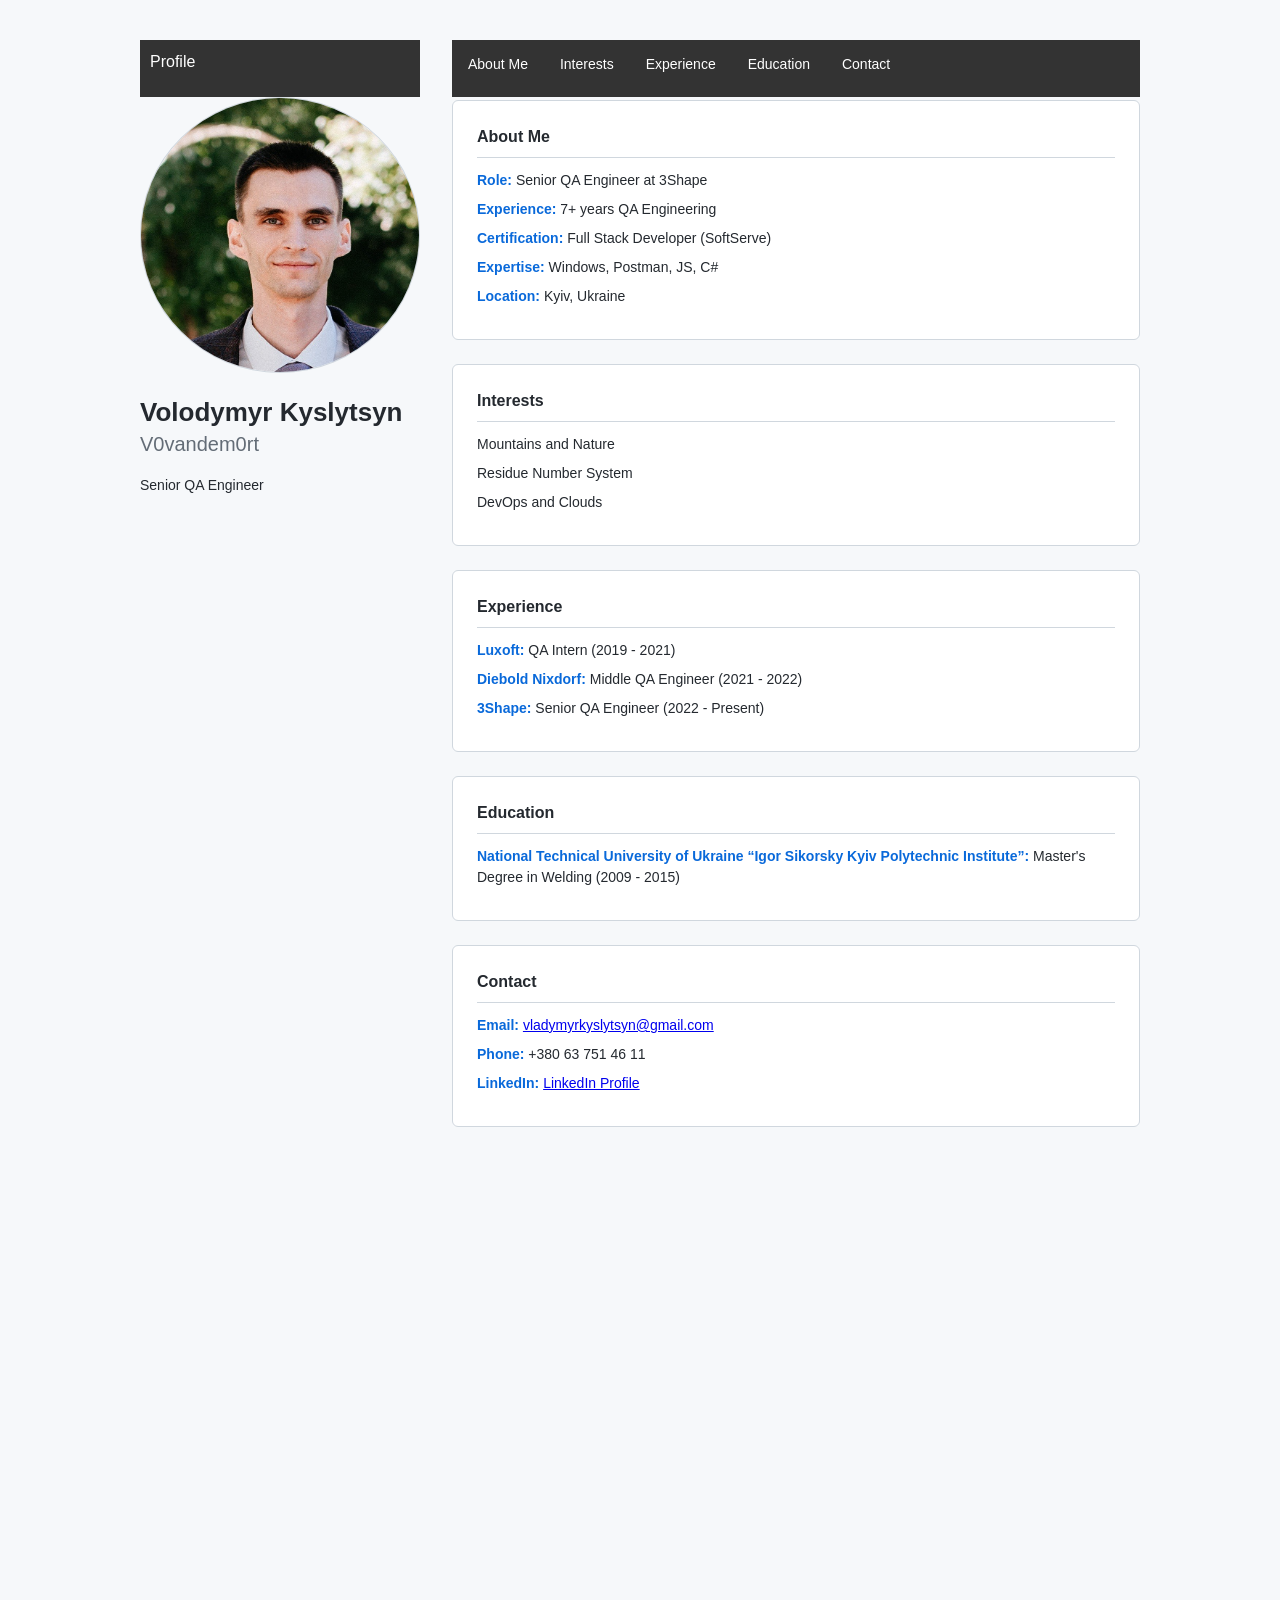
<file: index.html>
<!DOCTYPE html>
<html lang="en">
<head>
    <meta charset="UTF-8">
    <meta name="viewport" content="width=device-width, initial-scale=1.0">
    <title>Volodymyr Kyslytsyn | Profile</title>
    <link rel="stylesheet" href="style.css">
</head>
<body>

    <div class="profile-container">
        <aside class="sidebar">
            <header id="profile-header">
                <p>Profile</p>
            </header>
            <div class="avatar-container">
                <img src="photo.jpg" alt="Profile Photo" class="avatar">
            </div>
            <div class="user-meta">
                <h1>Volodymyr Kyslytsyn</h1>
                <p class="username">V0vandem0rt</p>
                <p class="bio">Senior QA Engineer</p>
            </div>
        </aside>

        <main class="main-content">
             <header>
                <nav class="navbar">
                    <ul>
                        <li><a href="#about">About Me</a></li>
                        <li><a href="#interests">Interests</a></li>
                        <li><a href="#experience">Experience</a></li>
                        <li><a href="#education">Education</a></li>
                        <li><a href="#contact">Contact</a></li>
                    </ul>
                </nav>
            </header>
            <section class="info-card" id="about">
                <h3>About Me</h3>
                <ul>
                    <li><strong>Role:</strong> Senior QA Engineer at 3Shape</li>
                    <li><strong>Experience:</strong> 7+ years QA Engineering</li>
                    <li><strong>Certification:</strong> Full Stack Developer (SoftServe)</li>
                    <li><strong>Expertise:</strong> Windows, Postman, JS, C#</li>
                    <li><strong>Location:</strong> Kyiv, Ukraine</li>
                </ul>
            </section>

            <section class="info-card" id="interests">
                <h3>Interests</h3>
                <ul>
                    <li>Mountains and Nature</li>
                    <li>Residue Number System</li>
                    <li>DevOps and Clouds</li>
                </ul>
            </section>
            <section class="info-card" id="experience">
                <h3>Experience</h3>
                <ul>
                    <li><strong>Luxoft:</strong> QA Intern (2019 - 2021)</li>
                    <li><strong>Diebold Nixdorf:</strong> Middle QA Engineer (2021 - 2022)</li>
                    <li><strong>3Shape:</strong> Senior QA Engineer (2022 - Present)</li>
                </ul>
            </section>
            <section class="info-card" id="education">
                <h3>Education</h3>
                <ul>
                   <li><strong>National Technical University of Ukraine “Igor Sikorsky Kyiv Polytechnic Institute”:</strong> Master's Degree in Welding (2009 - 2015)</li>
                </ul>
            </section> 
            <section class="info-card" id="contact">
                <h3>Contact</h3>
                <ul>
                    <li><strong>Email:</strong> <a href="mailto:vladymyrkyslytsyn@gmail.com">vladymyrkyslytsyn@gmail.com</a></li>
                    <li><strong>Phone:</strong> +380 63 751 46 11</li>
                    <li><strong>LinkedIn:</strong> <a href="https://www.linkedin.com/in/volodymyr-kyslytsyn-0b5b5b1b/" target="_blank">LinkedIn Profile</a></li>
                </ul>
            </section>
        </main>
    </div>

</body>
</html>
</file>
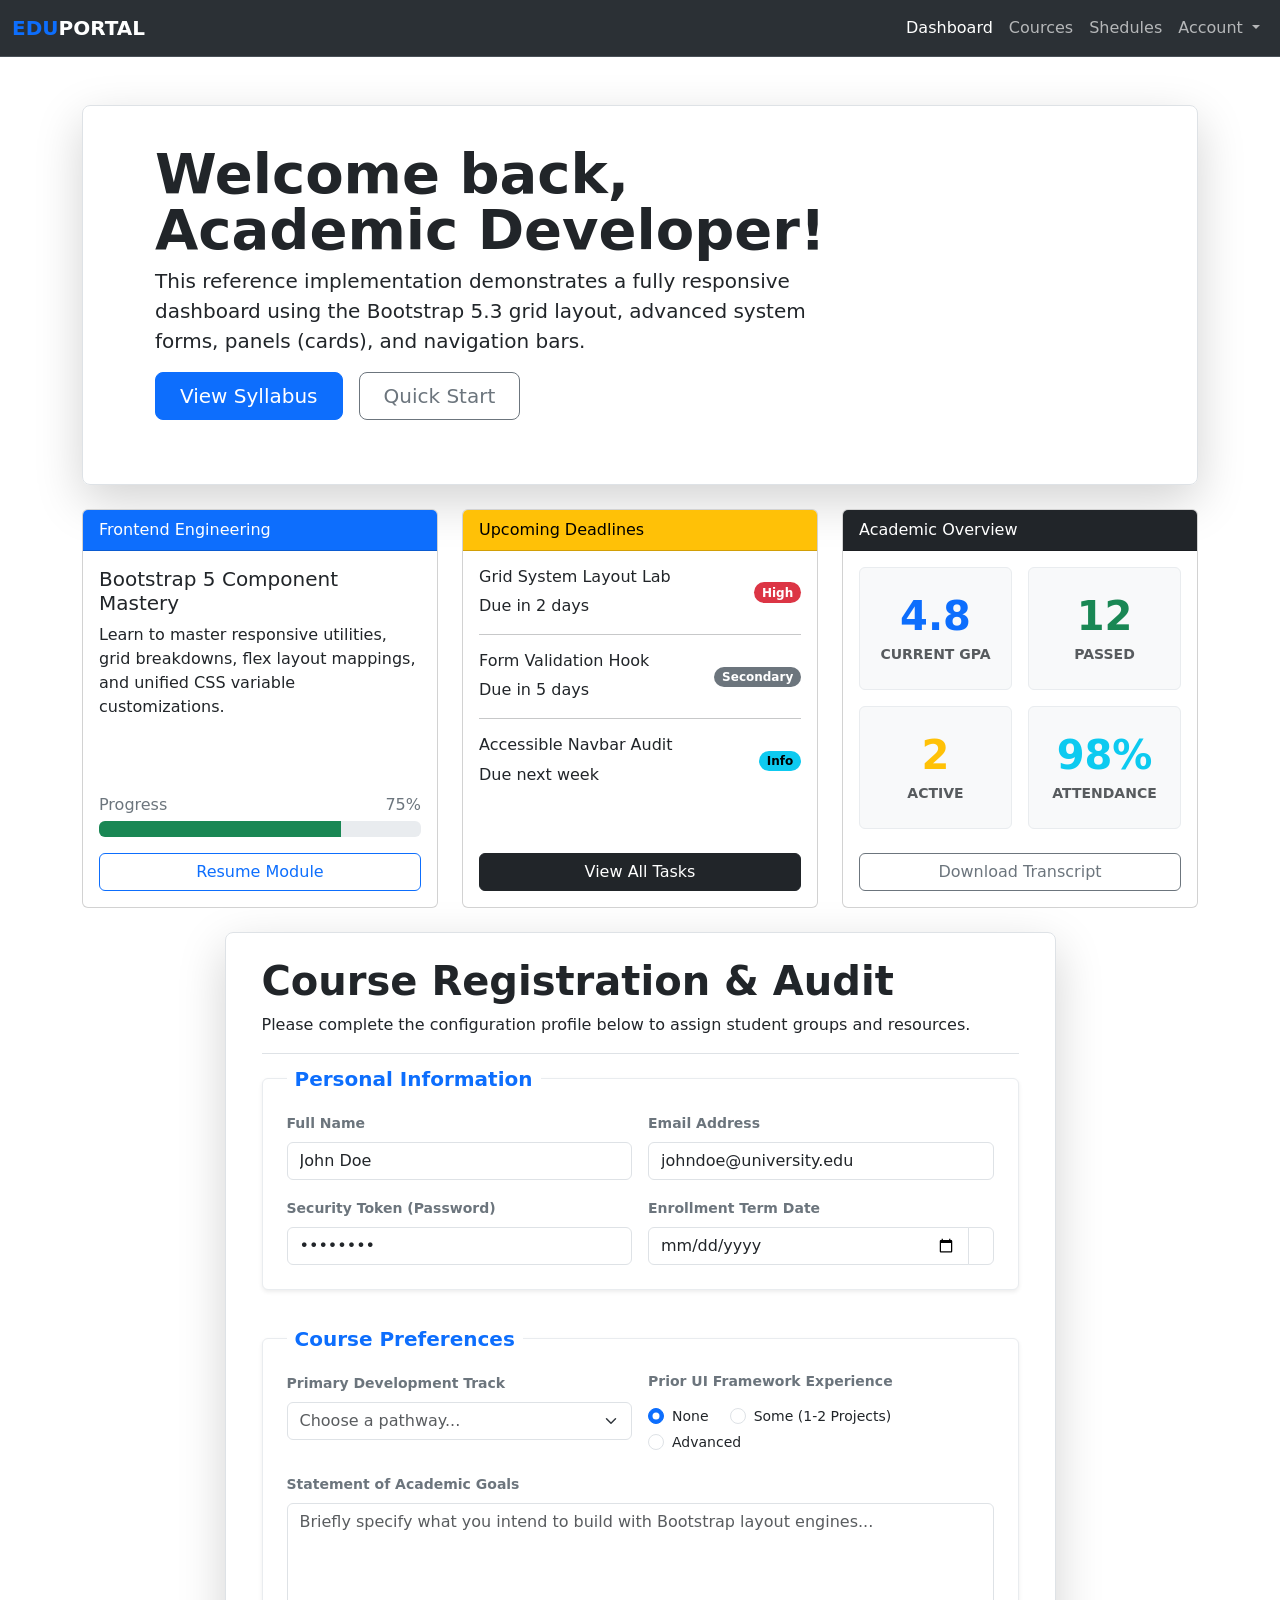
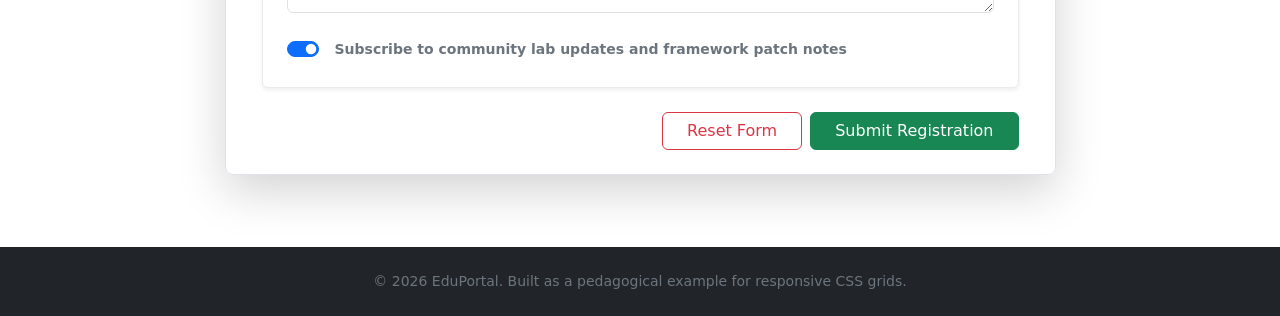
<file: hw_bootstrap/index.html>
<!doctype html>
<html lang="en">
  <head>
    <meta charset="UTF-8" />
    <meta name="viewport" content="width=device-width, initial-scale=1.0" />
    <title>Document</title>
    <link
      href="https://cdn.jsdelivr.net/npm/bootstrap@5.3.8/dist/css/bootstrap.min.css"
      rel="stylesheet"
      integrity="sha384-sRIl4kxILFvY47J16cr9ZwB07vP4J8+LH7qKQnuqkuIAvNWLzeN8tE5YBujZqJLB"
      crossorigin="anonymous"
    />
    <link rel="stylesheet" href="style.css" />
         <script src="https://cdn.jsdelivr.net/npm/bootstrap@5.3.3/dist/js/bootstrap.bundle.min.js"></script>
  </head>
  <body>
    <header
      class="bg-body-tertiary bg-dark border-bottom border-body"
      data-bs-theme="dark"
    >
      <nav class="navbar navbar-expand-lg">
        <div class="container-xxl">
          <a class="navbar-brand" href="#"
            ><strong class="text-primary">EDU</strong><strong>PORTAL</strong></a
          >
          <button
            class="navbar-toggler"
            type="button"
            data-bs-toggle="collapse"
            data-bs-target="#navbarNavDropdown"
            aria-controls="navbarNavDropdown"
            aria-expanded="false"
            aria-label="Toggle navigation"
          >
            <span class="navbar-toggler-icon"></span>
          </button>
          <div class="collapse navbar-collapse" id="navbarNavDropdown">
            <ul class="navbar-nav">
              <li class="nav-item">
                <a class="nav-link active" aria-current="page" href="#"
                  >Dashboard</a
                >
              </li>
              <li class="nav-item">
                <a class="nav-link" href="#">Cources</a>
              </li>
              <li class="nav-item">
                <a class="nav-link" href="#">Shedules</a>
              </li>
              <li class="nav-item dropdown">
                <a
                  class="nav-link dropdown-toggle"
                  href="#"
                  role="button"
                  data-bs-toggle="dropdown"
                  aria-expanded="false"
                >
                  Account
                </a>
                <ul class="dropdown-menu" data-bs-theme="light">
                  <li><a class="dropdown-item" href="#">My Profile</a></li>
                  <li><a class="dropdown-item" href="#">Settings</a></li>
                  <li><hr class="dropdown-divider"></li>
                  <li>
                    <a class="dropdown-item text-danger" href="#">Log out</a>
                  </li>
                </ul>
              </li>
            </ul>
          </div>
        </div>
      </nav>
    </header>
    <main>
      <div class="container my-5">
        <div
          class="p-4 pb-0 align-items-center rounded-3 border shadow-lg mb-4"
        >
          <div class="col-lg-9 p-3 p-lg-5 pt-lg-3">
            <h1 class="display-4 fw-bold lh-1">
              Welcome back, Academic Developer!
            </h1>
            <p class="lead">
              This reference implementation demonstrates a fully responsive
              dashboard using the Bootstrap 5.3 grid layout, advanced system
              forms, panels (cards), and navigation bars.
            </p>
            <div
              class="d-grid gap-2 d-md-flex justify-content-md-start mb-4 mb-lg-3"
            >
              <button type="button" class="btn btn-primary btn-lg px-4 me-md-2">
                View Syllabus
              </button>
              <button
                type="button"
                class="btn btn-outline-secondary btn-lg px-4"
              >
                Quick Start
              </button>
            </div>
          </div>
        </div>
        <div class="row row-cols-1 row-cols-md-3 g-4 mb-4">
          <div class="col">
            <div class="card h-100">
              <div class="card-header text-white bg-primary">Frontend Engineering</div>
              <div class="card-body d-flex flex-column justify-content-between">
                <section>
                  <h5 class="card-title">Bootstrap 5 Component Mastery</h5>
                  <p class="card-text">
                    Learn to master responsive utilities, grid breakdowns, flex layout mappings, and unified CSS variable customizations.
                  </p>
                </section>
                <section>
                  <div class="mb-3">
                    <div class="d-flex justify-content-between mb-1">
                      <span class="text-secondary">Progress</span>
                      <span class="text-secondary">75%</span>
                    </div>
                    <div
                      class="progress"
                      role="progressbar"
                      aria-label="Success example"
                      aria-valuenow="75"
                      aria-valuemin="0"
                      aria-valuemax="100"
                    >
                      <div
                        class="progress-bar bg-success"
                        style="width: 75%"
                      ></div>
                    </div>
                  </div>
                  <div class="d-grid gap-2">
                    <button type="button" class="btn btn-outline-primary">
                      Resume Module
                    </button>
                  </div>
                </section>
              </div>
            </div>
          </div>
          <div class="col">
            <div class="card h-100">
              <div class="card-header text-black bg-warning">
                Upcoming Deadlines
              </div>
              <div class="card-body d-flex flex-column justify-content-between">
                <section>
                  <section
                    class="d-flex justify-content-between align-items-center"
                  >
                    <section>
                      <h6 class="card-title">Grid System Layout Lab</h6>
                      <p class="card-text">Due in 2 days</p>
                    </section>
                    <span class="badge rounded-pill text-bg-danger">High</span>
                  </section>
                  <hr />
                  <section
                    class="d-flex justify-content-between align-items-center"
                  >
                    <section>
                      <h6 class="card-title">Form Validation Hook</h6>
                      <p class="card-text">Due in 5 days</p>
                    </section>
                    <span class="badge rounded-pill text-bg-secondary"
                      >Secondary</span
                    >
                  </section>
                  <hr />
                  <section
                    class="d-flex justify-content-between align-items-center"
                  >
                    <section>
                      <h6 class="card-title">Accessible Navbar Audit</h6>
                      <p class="card-text">Due next week</p>
                    </section>
                    <span class="badge rounded-pill text-bg-info">Info</span>
                  </section>
                </section>
                <div class="d-grid gap-2">
                  <button type="button" class="btn btn-dark">
                    View All Tasks
                  </button>
                </div>
              </div>
            </div>
          </div>
          <div class="col">
            <div class="card h-100">
              <div class="card-header text-white bg-dark strong">Academic Overview</div>
              <div class="card-body d-flex flex-column justify-content-between">
                <div class="row g-3">
                  <div class="col-6">
                    <div
                      class="card h-100 text-center border-light-subtle bg-body-tertiary py-3"
                    >
                      <div class="card-body p-2">
                        <h2 class="display-6 fw-bold text-primary mb-1">4.8</h2>
                        <small class="text-muted fw-bold tracking-wider d-block"
                          >CURRENT GPA</small
                        >
                      </div>
                    </div>
                  </div>

                  <div class="col-6">
                    <div
                      class="card h-100 text-center border-light-subtle bg-body-tertiary py-3"
                    >
                      <div class="card-body p-2">
                        <h2 class="display-6 fw-bold text-success mb-1">12</h2>
                        <small class="text-muted fw-bold tracking-wider d-block"
                          >PASSED</small
                        >
                      </div>
                    </div>
                  </div>

                  <div class="col-6">
                    <div
                      class="card h-100 text-center border-light-subtle bg-body-tertiary py-3"
                    >
                      <div class="card-body p-2">
                        <h2 class="display-6 fw-bold text-warning mb-1">2</h2>
                        <small class="text-muted fw-bold tracking-wider d-block"
                          >ACTIVE</small
                        >
                      </div>
                    </div>
                  </div>

                  <div class="col-6">
                    <div
                      class="card h-100 text-center border-light-subtle bg-body-tertiary py-3"
                    >
                      <div class="card-body p-2">
                        <h2 class="display-6 fw-bold text-info mb-1">98%</h2>
                        <small class="text-muted fw-bold tracking-wider d-block"
                          >ATTENDANCE</small
                        >
                      </div>
                    </div>
                  </div>
                </div>
                <div class="d-grid gap-2 mt-4">
                  <button type="button" class="btn btn-outline-secondary">
                    Download Transcript
                  </button>
                </div>
              </div>
            </div>
          </div>
        </div>
        <div class="row">
            <div class="col-xl-9 mx-auto">
        <section class="p-4 align-items-center rounded-3 border shadow-lg mb-4">
          <div class="container-fluid">
            <section class="border-bottom mb-4">
            <h6 class="display-6 fw-bold">Course Registration & Audit</h6>
            <p>
              Please complete the configuration profile below to assign student groups and resources.
            </p>
            </section>
            <form>
    
    <div class="card mb-5 border-light-subtle shadow-sm">
      <div class="card-body p-4 position-relative">
        <h5 class="card-title fw-bold text-primary position-absolute start-0 top-0 translate-middle-y bg-white px-2 ms-4 m-0">
          Personal Information
        </h5>
        
        <div class="row g-3 pt-2">
          <div class="col-md-6">
            <label for="fullName" class="form-label small fw-semibold text-secondary">Full Name</label>
            <input type="text" class="form-control" id="fullName" value="John Doe">
          </div>
          
          <div class="col-md-6">
            <label for="emailAddress" class="form-label small fw-semibold text-secondary">Email Address</label>
            <input type="email" class="form-control" id="emailAddress" value="johndoe@university.edu">
          </div>
          
          <div class="col-md-6">
            <label for="password" class="form-label small fw-semibold text-secondary">Security Token (Password)</label>
            <input type="password" class="form-control" id="password" value="********">
          </div>
          
          <div class="col-md-6">
            <label for="enrollDate" class="form-label small fw-semibold text-secondary">Enrollment Term Date</label>
            <div class="input-group">
              <input type="date" class="form-control" id="dateWithIcon">
              <span class="input-group-text bg-white text-muted"><i class="bi bi-calendar3"></i></span>
            </div>
          </div>
        </div>
      </div>
    </div>

    <div class="card mb-4 border-light-subtle shadow-sm">
      <div class="card-body p-4 position-relative">
        <h5 class="card-title fw-bold text-primary position-absolute start-0 top-0 translate-middle-y bg-white px-2 ms-4 m-0">
          Course Preferences
        </h5>
        
        <div class="row g-3 pt-2">
          <div class="col-md-6">
            <label for="devTrack" class="form-label small fw-semibold text-secondary">Primary Development Track</label>
            <select class="form-select text-muted" id="devTrack">
              <option selected>Choose a pathway...</option>
              <option value="1">Front-End Development</option>
              <option value="2">Back-End Development</option>
              <option value="3">Full-Stack Development</option>
            </select>
          </div>
          
          <div class="col-md-6">
            <label class="form-label small fw-semibold text-secondary d-block">Prior UI Framework Experience</label>
            <div class="pt-1">
              <div class="form-check form-check-inline me-3">
                <input class="form-check-input" type="radio" name="experienceOptions" id="expNone" value="none" checked>
                <label class="form-check-label small text-dark" for="expNone">None</label>
              </div>
              <div class="form-check form-check-inline me-3">
                <input class="form-check-input" type="radio" name="experienceOptions" id="expSome" value="some">
                <label class="form-check-label small text-dark" for="expSome">Some (1-2 Projects)</label>
              </div>
              <div class="form-check form-check-inline">
                <input class="form-check-input" type="radio" name="experienceOptions" id="expAdvanced" value="advanced">
                <label class="form-check-label small text-dark" for="expAdvanced">Advanced</label>
              </div>
            </div>
          </div>
          
          <div class="col-12">
            <label for="academicGoals" class="form-label small fw-semibold text-secondary">Statement of Academic Goals</label>
            <textarea class="form-control text-muted small" id="academicGoals" rows="4" placeholder="Briefly specify what you intend to build with Bootstrap layout engines..."></textarea>
          </div>
          
          <div class="col-12 mt-4">
            <div class="form-check form-switch">
              <input class="form-check-input" type="checkbox" id="subscribeSwitch" checked>
              <label class="form-check-label small fw-semibold text-secondary ms-2" for="subscribeSwitch">
                Subscribe to community lab updates and framework patch notes
              </label>
            </div>
          </div>
        </div>
      </div>
    </div>

    <div class="d-flex justify-content-end gap-2 mt-4">
      <button type="reset" class="btn btn-outline-danger px-4">Reset Form</button>
      <button type="submit" class="btn btn-success px-4">Submit Registration</button>
    </div>

  </form>
          </div>
        </section>
        </div>
        </div>
      </div>
    </main>
    <footer class="py-4 bg-dark text-secondary small">
      <p class="text-center mb-0">&copy; 2026 EduPortal. Built as a pedagogical example for responsive CSS grids.</p>
    </footer>
  </body>
</html>
</file>
<file: style.css>
/* General reset */
* {
    box-sizing: border-box;
    margin: 0;
    padding: 0;
}

body {
    font-family: -apple-system, BlinkMacSystemFont, "Segoe UI", Helvetica, Arial, sans-serif;
    background-color: #f6f8fa;
    color: #24292f;
    line-height: 1.5;
    padding: 0px 20px;
    height: 2000px;
}

/* Flexbox Container */
.profile-container {
    display: flex;
    max-width: 1000px;
    margin: 0 auto;
    gap: 32px;
}

/* Left Column - Sidebar */
.sidebar {
    position: fixed;   /* Lock it in place on scroll */
    padding-top: 40px;         /* Aligns it perfectly with your body's top padding */
    width: 280px;      /* Explicitly locks the width to 280px */
    height: calc(100vh - 80px); /* Optional: dynamic height matching viewport minus body padding */
    overflow-y: auto;  /* Optional: allows the sidebar to scroll independently if bio grows too long */
}

.avatar {
    width: 100%;
    border-radius: 50%;
    border: 1px solid #d0d7de;
    background-color: #fff;
}

.user-meta {
    margin-top: 16px;
}

.user-meta h1 {
    font-size: 26px;
    line-height: 1.25;
}

.username {
    font-size: 20px;
    color: #636c76;
    font-weight: 300;
}

.bio {
    margin-top: 16px;
    font-size: 14px;
}

/* Right Column - Main Content */
.main-content {
    flex: 1; 
    margin-left: 312px; /* Crucial: Pushes your content out from underneath the fixed sidebar */
    overflow: hidden; /* Optional: prevents any accidental overflow issues with the fixed sidebar */
}

.info-card {
    background: #fff;
    border: 1px solid #d0d7de;
    border-radius: 6px;
    padding: 24px;
    margin-bottom: 24px;
    scroll-margin-top: 100px;;
}

.info-card h3 {
    margin-bottom: 12px;
    border-bottom: 1px solid #d0d7de;
    padding-bottom: 8px;
    font-size: 16px;
}
.main-content header {
    position: fixed;
    z-index: 100;
    
    /* Calculate width: 100% viewport minus sidebar width, gap, and body padding */
    width: calc(100% - 280px - 32px - 40px); 
    max-width: calc(1000px - 280px - 32px); /* Matches your container's max-width constraint */
    
    background-color: #f6f8fa; /* Matches body background so content hides behind it seamlessly */
    padding-top:40px;

}

#about {
    margin-top: 100px; 
}

ul {
    list-style: none;
}

li {
    margin-bottom: 8px;
    font-size: 14px;
}

li strong {
    color: #0969da; /* GitHub-style blue */
}

/* Responsive: Stack on mobile */
@media (max-width: 768px) {
    .profile-container {
        flex-direction: column;
        align-items: center;
    }
    .sidebar {
        flex: 1;
        text-align: center;
        width: 100%;
    }
    .avatar {
        width: 200px;
    }
}

header#profile-header {
  max-width: 100%;
  width: inherit;
  z-index: 100;
  height: 57px;
  margin: 0;
  padding: 0;
  overflow: hidden;
  background-color: #333333;
}

header#profile-header p {
    color: white;
    padding: 10px;
    margin: 0;
}

nav {
  width: 100%;
}

nav ul {
  list-style-type: none;
  margin: 0;
  padding: 0;
  overflow: hidden;
  background-color: #333333;
  display: flex;
}

nav ul li {
  float: left;
}

nav ul li a {
  display: block;
  color: white;
  text-align: center;
  padding: 14px 16px;
  text-decoration: none;
}

nav ul li a:hover {
  background-color: #111111;
}
</file>
<file: hw_bootstrap/style.css>
.navbar-collapse {
    flex-grow: 0;
}
</file>
